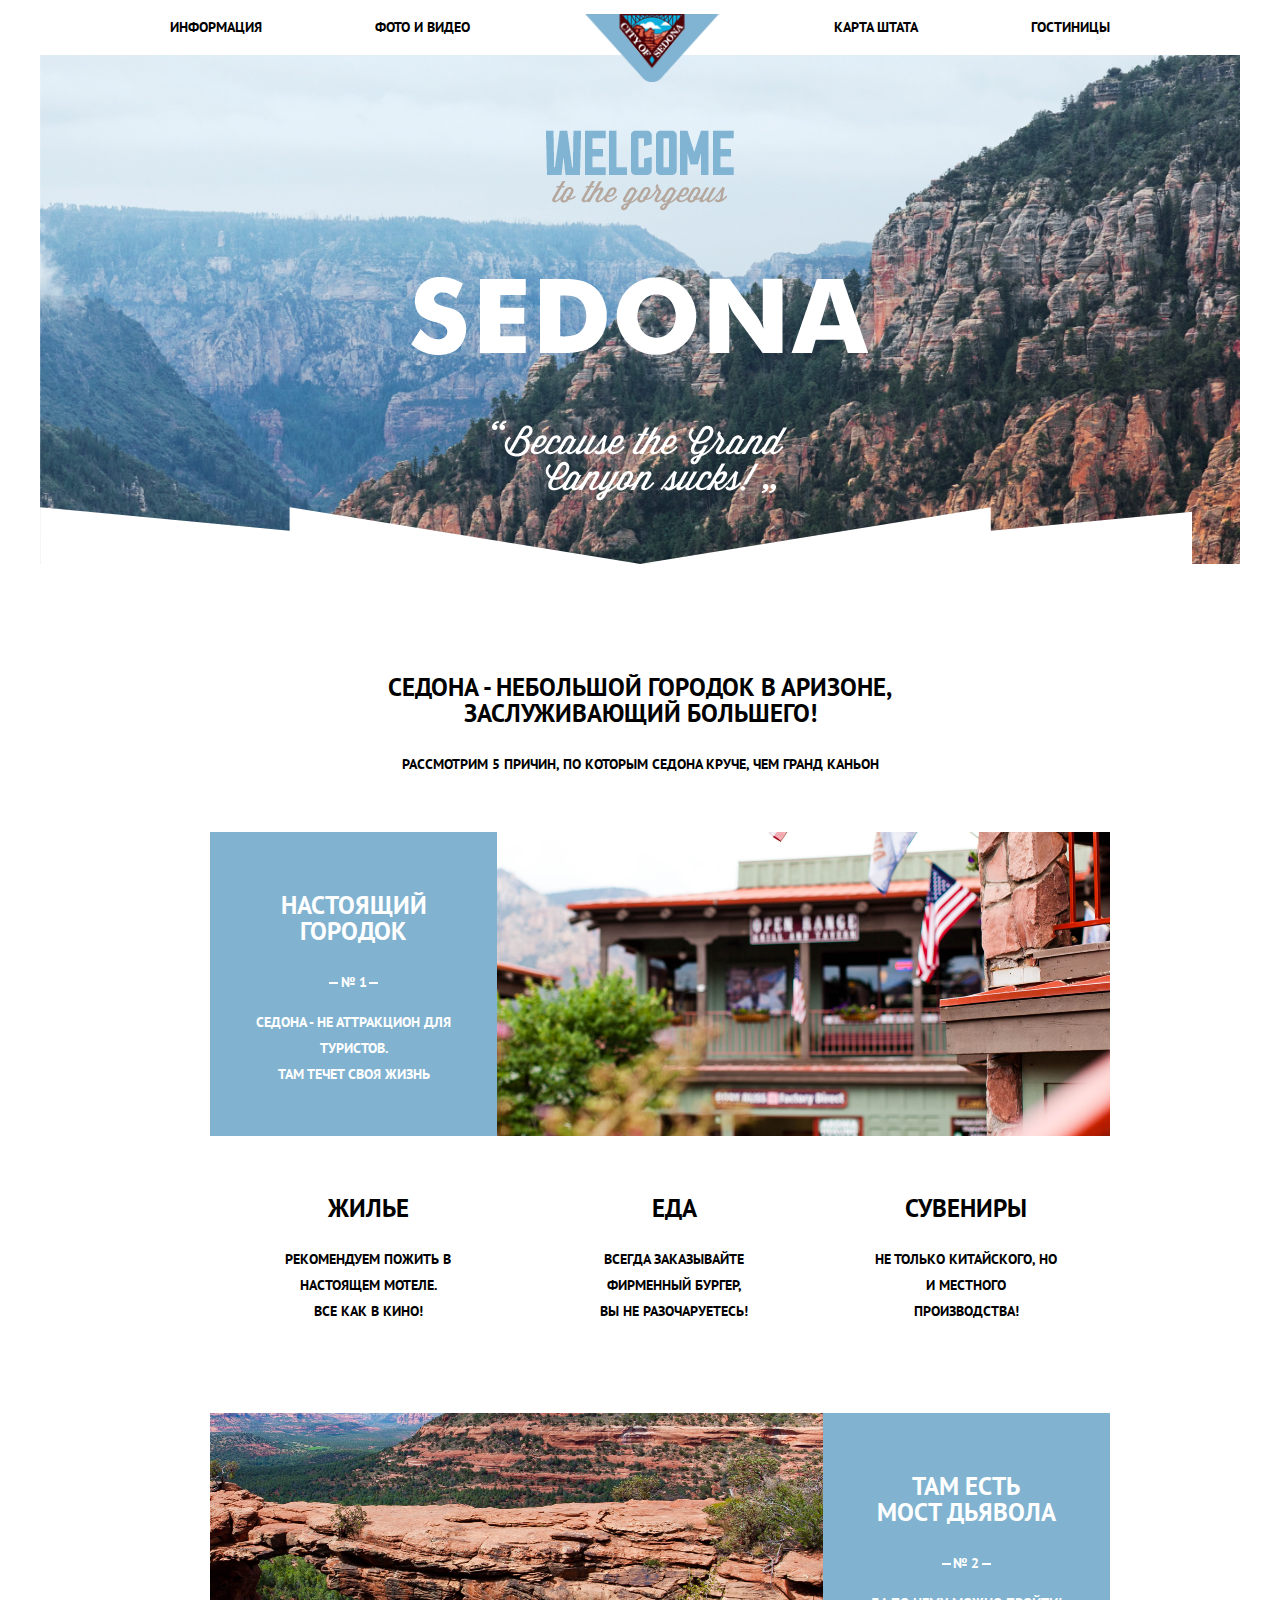
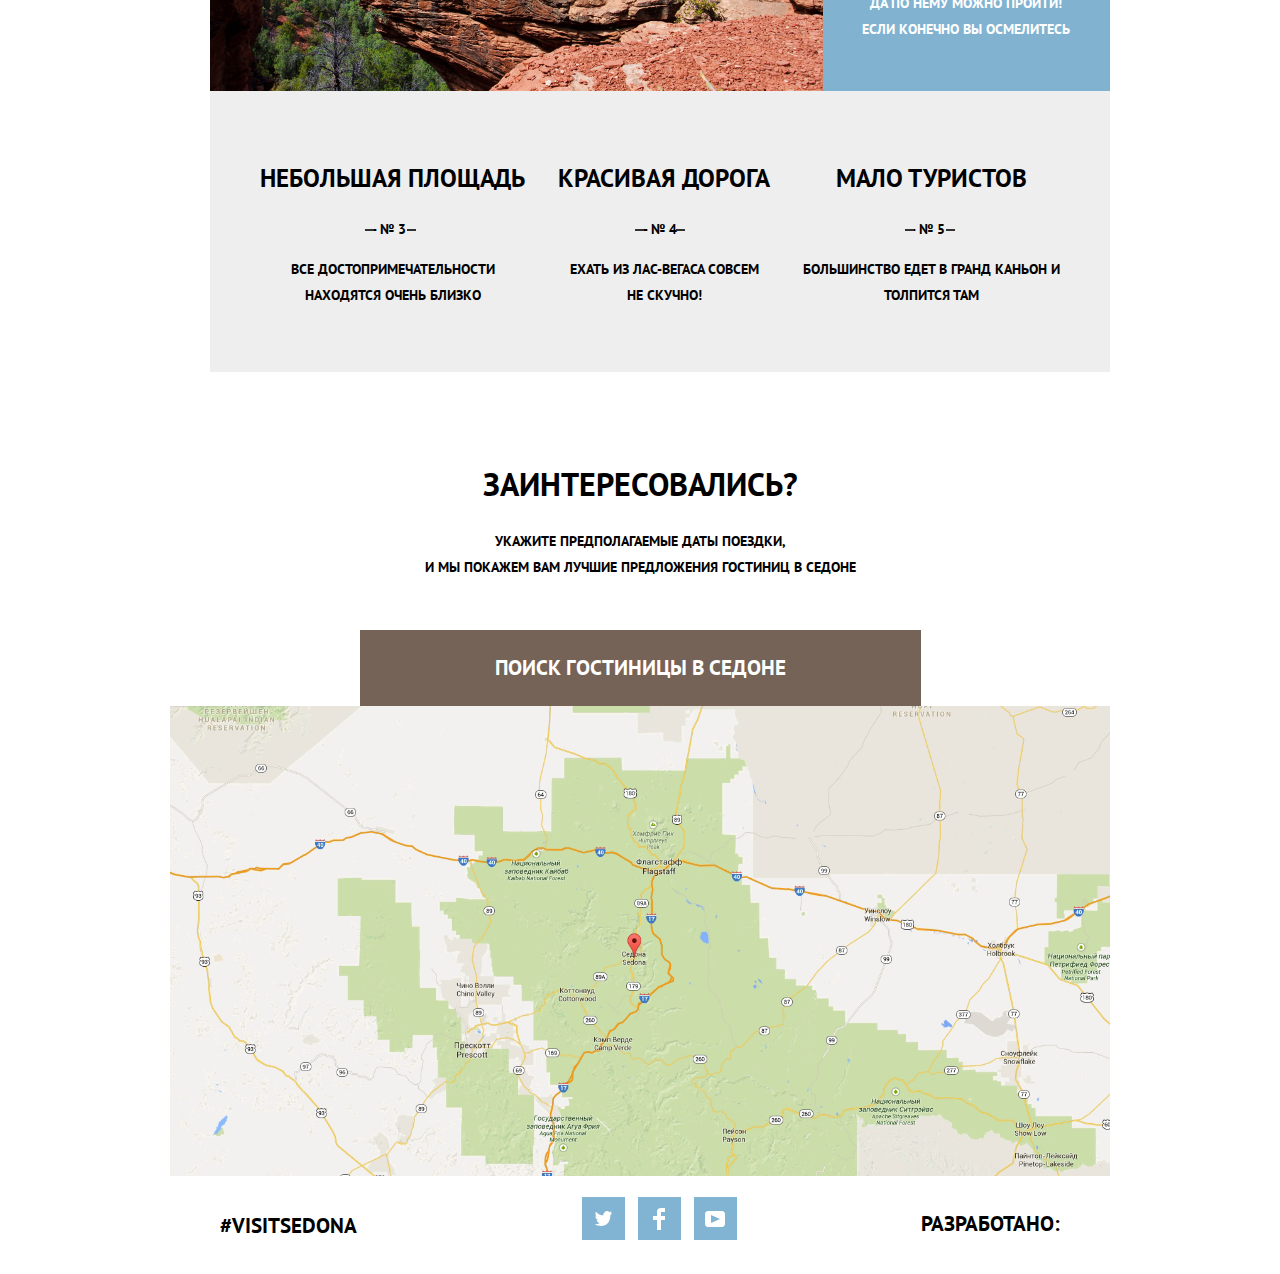
<file: index.html>
<!DOCTYPE html>
<html lang="en">

<head>
    <meta charset="UTF-8">
    <meta name="viewport" content="width=device-width, initial-scale=1.0">
    <link href="https://fonts.googleapis.com/css2?family=PT+Sans&display=swap" rel="stylesheet">
    <link rel="stylesheet" type="text/css" href="style.css">
    <title>Sedona</title>
</head>

<body>
    <div class="shape-decor"></div>
    <header class="main-header">
        <nav class="main-navigation">
            <div class="main-navigation-wrapper">
                <div class="container">
                    <ul class="site-navigation">
                        <li><a href="#">Информация</a></li>
                        <li><a href="#">Фото и видео</a></li>
                        <a class="main-neader-logo" href="">
                            <img src="./img/logo.svg" width="137" height="68" alt="Логотип сайта Седона">
                        </a>
                        <li><a href="#map-state">Карта штата</a></li>
                        <li><a href="hotels.html">Гостиницы</a></li>
                    </ul>
                </div>
            </div>
        </nav>
        <div class="header-decoration">
            <div class="container">
                <div class="header-decoration-welcome">
                    <div class="header-decoration-welcome-first">
                        <img src="./img/Welcome.svg">
                    </div>
                    <div class="header-decoration-welcome-first">
                        <img src="./img/to the gorgeous.svg">
                    </div>
                </div>
                <div class="header-decoration-sedona">
                    <img src="./img/Sedona.svg">
                </div>
                <div class="header-decoration-grandcanyon">
                    <img src="./img/grandcanyonsucks!.svg">
                </div>
            </div>
        </div>
    </header>
    <main class="container">
        <h1 class="vissually-hidden">Sedona</h1>
        <section class="sedona-city">
            <h3>Седона - небольшой городок в Аризоне,</br>
                заслуживающий большего!</h3>
            <p>Рассмотрим 5 причин, по которым седона круче, чем гранд каньон</p>
        </section>
        <section class="features">
            <ul class="features-list">
                <li>
                    <div class="features-item">
                        <div class="features-item-text">
                            <h3>Настоящий <br>
                                городок
                            </h3>
                            <p class="decore-line-one"> № 1 </p>
                            <p>Седона - не аттракцион для туристов.
                                </br> Там течет своя жизнь</p>
                        </div>
                        <div class="features-item-imageone">
                        </div>
                    </div>
                    <ul class="features-city">
                        <li>
                            <h3>Жилье</h3>
                            <p>Рекомендуем пожить в настоящем мотеле.
                                </br>Все как в кино!</p>
                        </li>
                        <li>
                            <h3>Еда</h3>
                            <p>Всегда заказывайте фирменный бургер, </br>
                                вы не разочаруетесь!</p>
                        </li>
                        <li>
                            <h3>Сувениры</h3>
                            <p>Не только китайского, но и местного
                                </br>производства!</p>
                        </li>
                    </ul>
                </li>
                <li>
                    <div class="features-item">
                        <div class="features-item-imagetwo">
                        </div>
                        <div class="features-item-text">
                            <h3>Там есть <br>
                                мост дьявола
                            </h3>
                            <p class="decore-line-two">- № 2 -</p>
                            <p>Да по нему можно пройти! </br>
                                Если конечно вы осмелитесь</p>
                        </div>
                    </div>
                </li>
                <div class="features-three-to-five">
                    <li>
                        <h3>Небольшая площадь</h3>
                        <p class="decore-line-three">- № 3 -</p>
                        <p>Все достопримечательности </br>
                            находятся очень близко
                    </li>
                    <li>
                        <h3>Красивая дорога</h3>
                        <p class="decore-line-four">- № 4 -</p>
                        <p>Ехать из Лас-Вегаса совсем </br>
                            не скучно!</p>
                    </li>
                    <li>
                        <h3>Мало туристов</h3>
                        <p class="decore-line-five">- № 5 -</p>
                        <p>Большинство едет в Гранд Каньон и </br>
                            толпится там</p>
                    </li>
                </div>
            </ul>
        </section>
        <section class="search-title">
            <h2>Заинтересовались?</h2>
            <p>Укажите предполагаемые даты поездки,</br> и мы покажем вам лучшие предложения гостиниц в седоне</p>
            <button class="button button-search-title" type="button">Поиск гостиницы в Седоне</button>
        </section>
        <section class="map">
            <div class="container">
                <div class="map-image" id="map-state">
                    <article class="modal modal-search">
                        <form class="search-form vissually-hidden" action="" method="POST">
                            <p>
                                <label for="search-form-enter">Дата заезда:</label>
                                <input class="search-form-enter" name="enter" type="text" placeholder="08 апреля 2020">
                            </p>
                            <p>
                                <label for="search-form-exit">Дата выезда:</label>
                                <input class="search-form-exit" name="exit" type="text" placeholder="20 апреля 2020">
                            </p>
                            <div class="number-people">
                                <p>
                                    <label for="search-form-adult" id="adult">Взрослые:</label>
                                    <input class="search-form-adult" name="adult" type="number" placeholder="2">
                                </p>
                                <p>
                                    <label for="search-form-child" id="child">Дети:</label>
                                    <input class="search-form-child" name="child" type="number" placeholder="2">
                                </p>
                            </div>
                            <button class="button button-modal-search" type="submit">Найти</button>
                        </form>
                    </article>
                </div>
            </div>
        </section>

    </main>
    <footer class="main-footer">
        <div class="container">
            <div class="main-footer-total">
                <div class="visitsedona">
                    <a href="">#VisitSedona</a>
                </div>
                <div class="footer-social">
                    <ul>
                        <li><a class="social-button" href=""><span class="vissually-hidden">Twitter</span>
                                <svg xmlns="http://www.w3.org/2000/svg" xmlns:xlink="http://www.w3.org/1999/xlink"
                                    width="17" height="15" viewBox="0 0 17 15">
                                    <path fill="#FFF"
                                        d="M10.95.144c1.685-.496 2.984.27 3.577 1.179.673-.231 1.331-.481 2.011-.708a2.345 2.345 0 0 1-.857 1.768c.685.17 1.304-.491 1.304-.491-.169 1-1.006 1.788-1.563 2.024-.231 6.75-3.175 11.217-10.077 11.082h-.446c-.41 0-4.164-.46-4.898-1.887 2.271.196 3.893-.422 4.693-1.177-.96-.3-2.679-.477-2.979-2.95.349.106.564.228 1.19.119C1.705 8.247.374 7.53.448 5.33c.285.328 1.067.536 1.34.472C1.085 5.561-.182 2.442.894.85c1.818 1.854 3.735 3.606 7.152 3.773C8.254 2.33 9.183.793 10.95.144z" />
                                </svg>
                            </a></li>
                        <li><a class="social-button" href=""><span class="vissually-hidden">Facebook</span>
                                <svg xmlns="http://www.w3.org/2000/svg" width="12" height="22" viewBox="0 0 12 22">
                                    <path fill="#FFF" d="M12 4V0H8a4 4 0 0 0-4 4v4H0v4h4v10h4V12h4V8H8V4h4z" />
                                </svg></a></li>
                        <li><a class="social-button" href=""><span class="vissually-hidden">Youtube</span>
                                <svg xmlns="http://www.w3.org/2000/svg" xmlns:xlink="http://www.w3.org/1999/xlink"
                                    width="20" height="16" viewBox="0 0 20 16">
                                    <path fill="#FFF"
                                        d="M17 0H3C1.35 0 0 1.35 0 3v10c0 1.65 1.35 3 3 3h14c1.65 0 3-1.35 3-3V3c0-1.65-1.35-3-3-3zM6.027 11.998V4.002L15.014 8l-8.987 3.998z" />
                                </svg></a></li>
                    </ul>
                </div>
                <p class="footer-copyright">
                    <b>Разработано:</b>
                    <a class="button" href="#"></a>
                </p>
            </div>
        </div>
    </footer>

</body>
<script src="./js/main.js"></script>
</html>
</file>
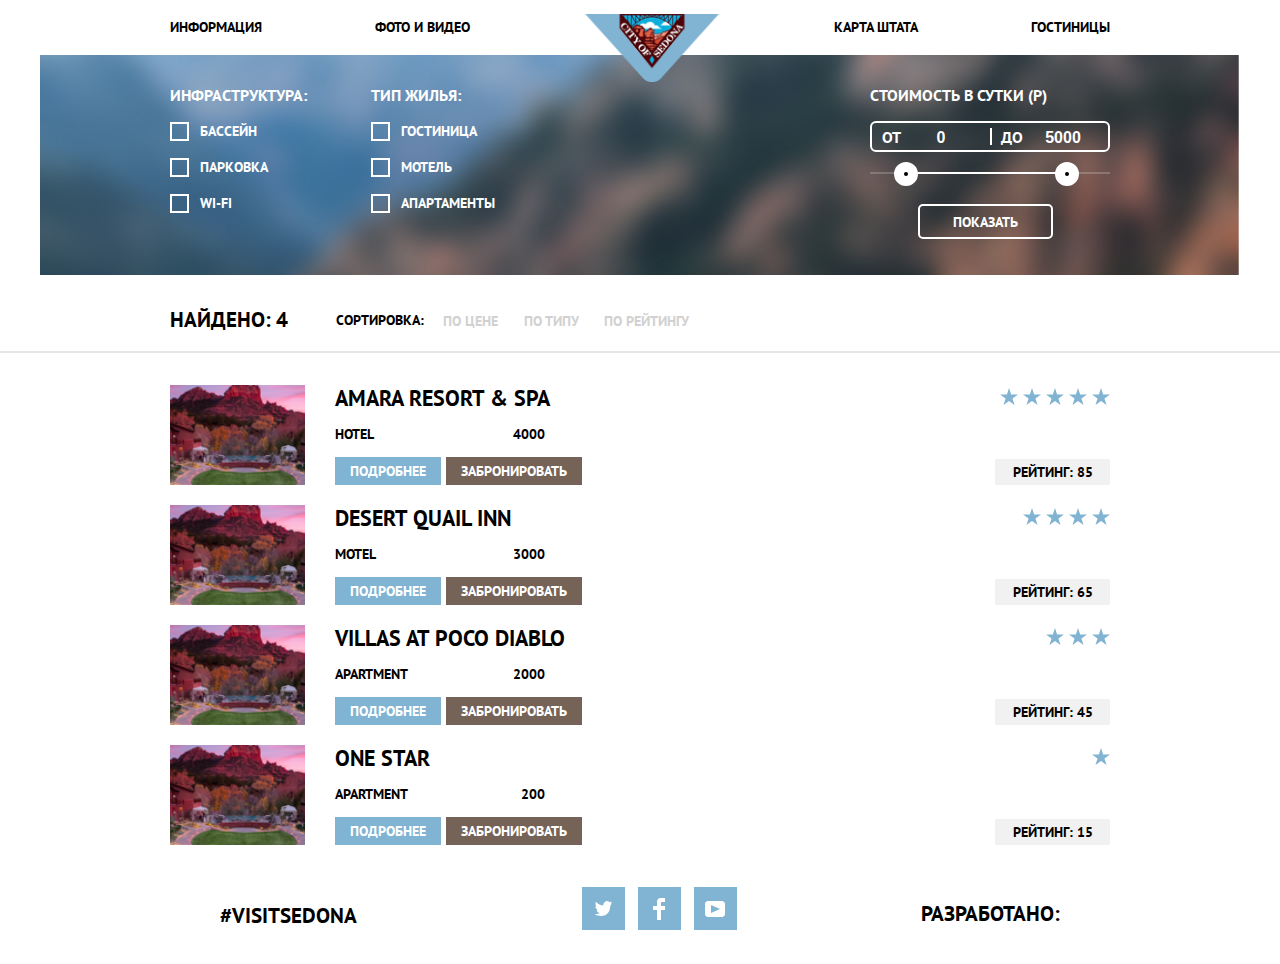
<file: hotels.html>
<!DOCTYPE html>
<html lang="en">

<head>
    <meta charset="UTF-8">
    <meta name="viewport" content="width=device-width, initial-scale=1.0">
    <link href="https://fonts.googleapis.com/css2?family=PT+Sans&display=swap" rel="stylesheet">
    <link rel="stylesheet" type="text/css" href="style.css">
    <title>Sedona - hotels</title>
</head>

<body>
    <header class="main-header-hotels">
        <nav class="main-navigation">
            <div class="main-navigation-wrapper">
                <div class="container">
                    <ul class="site-navigation">
                        <li><a href="#">Информация</a></li>
                        <li><a href="#">Фото и видео</a></li>
                        <a class="main-neader-logo" href="index.html">
                            <img src="./img/logo.svg" width="137" height="68" alt="Логотип сайта Седона">
                        </a>
                        <li><a href="index.html#map-state">Карта штата</a></li>
                        <li><a href="#">Гостиницы</a></li>
                    </ul>
                </div>
            </div>
        </nav>
    </header>
    <div class="wrap">
        <main class="container">
            <h1 class="vissually-hidden">Sedona hotels</h1>
            <section class="hotels-filter">
                <div class="infrastructer-type-house">
                    <div class="infrastructer">
                        <h4> Инфраструктура:</h3>
                            <p>
                                <label class="pool-check">
                                    <input type="checkbox" name="pool" class="vissually-hidden checkbox-infrastructure">
                                    <span class="checkbox-indicator"></span>
                                    Бассейн
                                </label>
                            </p>
                            <p>
                                <label class="park-check">
                                    <input type="checkbox" name="park" class="vissually-hidden checkbox-infrastructure">
                                    <span class="checkbox-indicator"></span>
                                    Парковка
                                </label>
                            </p>
                            <p>
                                <label class="wifi-check">
                                    <input type="checkbox" name="wifi" class="vissually-hidden checkbox-infrastructure">
                                    <span class="checkbox-indicator"></span>
                                    wi-fi
                                </label>
                            </p>
                    </div>
                    <div class="type-house">
                        <h4>Тип жилья:</h3>
                            <p>
                                <label class="hotel-check">
                                    <input type="checkbox" name="hotel" class="vissually-hidden checkbox-type">
                                    <span class="checkbox-indicator"></span>
                                    гостиница
                                </label>
                            </p>
                            <p>
                                <label class="motel-check">
                                    <input type="checkbox" name="motel" class="vissually-hidden checkbox-type">
                                    <span class="checkbox-indicator"></span>
                                    мотель
                                </label>
                            </p>
                            <p>
                                <label class="apartment-check">
                                    <input type="checkbox" name="apartment" class="vissually-hidden checkbox-type">
                                    <span class="checkbox-indicator"></span>
                                    апартаменты
                                </label>
                            </p>
                    </div>
                </div>
                <div class="cost-filter">
                    <h4>Стоимость в сутки (Р)</h4>
                    <p class="range-cost">
                        <span class="decor-costtext">от</span>
                        <input type="number" min="0" max="100000" value="0">
                        <span class="line-decor"></span>
                        <span class="decor-costtext">до</span>
                        <input type="number" min="0" max="100000" value="5000">
                    </p>
                    <div class="slider-background">
                        <div class="slider-point-line"></div>
                        <span tabindex="0" id="slider-left" class="slider-point">
                            <span class="point-center"></span>
                        </span>
                        <span tabindex="0" id="slider-right" class="slider-point">
                            <span class="point-center"></span>
                        </span>
                    </div>
                    <button class="button button-show">Показать</button>
                </div>
            </section>
            <section class="find-filter">
                <h3 class="vissually-hidden">Найдено</h3>
                <div class="sorting-container">
                    <div class="number-find-hotels">
                        <span>Найдено:</span>
                        <span id="number-find"></span>
                    </div>
                    <div class="sorting">
                        <p>Сортировка:</p>
                        <button class="button-filter button-cost">По цене</button>
                        <button class="button-filter button-type">По типу</button>
                        <button class="button-filter button-raiting">По рейтингу</button>
                    </div>
                </div>
                <div class="change-sort">
                    <button class="button-increase hidden">
                        <img src="./img/hotels/icon-up-dir.svg" alt="">
                    </button>
                    <button class="button-reduce hidden">
                        <img src="./img/hotels/icon-down-dir.svg" alt="">
                    </button>
                </div>
            </section>
            <section class="hotels-result">
                <ul class="hotels-list">
                    <li class="hotels-item hidden">
                        <div class="hotel-total">
                            <div class="hotels-avatar">
                                <img src="" alt="изображение гостиницы">
                            </div>
                            <div class="hotels-information">
                                <h4 class="hotel-name"></h4>
                                <div class="type-price-line">
                                    <p class="hotel-type"></p>
                                    <p class="hotel-price"></p>
                                </div>
                                <div class="infrastructure vissually-hidden">
                                    <p>pool</p>
                                    <p>park</p>
                                    <p>wifi</p>
                                </div>
                                <div class="hotel-button">
                                    <a class="button button-additionally" href="">Подробнее</a>
                                    <a class=" button button-reserv" href="">Забронировать</a>
                                </div>
                            </div>
                        </div>
                        <div class="hotels-raiting">
                            <div class="raiting-stars">
                                <img src="./img/hotels/star.svg" alt="Звезда рейтинга">
                                <img src="./img/hotels/star.svg" alt="Звезда рейтинга">
                                <img src="./img/hotels/star.svg" alt="Звезда рейтинга">
                                <img src="./img/hotels/star.svg" alt="Звезда рейтинга">
                                <img src="./img/hotels/star.svg" alt="Звезда рейтинга">
                            </div>
                            <p class="raiting-number"></p>
                        </div>
                    </li>
                </ul>
            </section>

        </main>
        <hr>
    </div>
    <footer class="main-footer">
        <div class="container">
            <div class="main-footer-total">
                <div class="visitsedona">
                    <a href="">#VisitSedona</a>
                </div>
                <div class="footer-social">
                    <ul>
                        <li><a class="social-button" href=""><span class="vissually-hidden">Twitter</span>
                                <svg xmlns="http://www.w3.org/2000/svg" xmlns:xlink="http://www.w3.org/1999/xlink"
                                    width="17" height="15" viewBox="0 0 17 15">
                                    <path fill="#FFF"
                                        d="M10.95.144c1.685-.496 2.984.27 3.577 1.179.673-.231 1.331-.481 2.011-.708a2.345 2.345 0 0 1-.857 1.768c.685.17 1.304-.491 1.304-.491-.169 1-1.006 1.788-1.563 2.024-.231 6.75-3.175 11.217-10.077 11.082h-.446c-.41 0-4.164-.46-4.898-1.887 2.271.196 3.893-.422 4.693-1.177-.96-.3-2.679-.477-2.979-2.95.349.106.564.228 1.19.119C1.705 8.247.374 7.53.448 5.33c.285.328 1.067.536 1.34.472C1.085 5.561-.182 2.442.894.85c1.818 1.854 3.735 3.606 7.152 3.773C8.254 2.33 9.183.793 10.95.144z" />
                                </svg>
                            </a></li>
                        <li><a class="social-button" href=""><span class="vissually-hidden">Facebook</span>
                                <svg xmlns="http://www.w3.org/2000/svg" width="12" height="22" viewBox="0 0 12 22">
                                    <path fill="#FFF" d="M12 4V0H8a4 4 0 0 0-4 4v4H0v4h4v10h4V12h4V8H8V4h4z" />
                                </svg></a></li>
                        <li><a class="social-button" href=""><span class="vissually-hidden">Youtube</span>
                                <svg xmlns="http://www.w3.org/2000/svg" xmlns:xlink="http://www.w3.org/1999/xlink"
                                    width="20" height="16" viewBox="0 0 20 16">
                                    <path fill="#FFF"
                                        d="M17 0H3C1.35 0 0 1.35 0 3v10c0 1.65 1.35 3 3 3h14c1.65 0 3-1.35 3-3V3c0-1.65-1.35-3-3-3zM6.027 11.998V4.002L15.014 8l-8.987 3.998z" />
                                </svg></a></li>
                    </ul>
                </div>
                <p class="footer-copyright">
                    <b>Разработано:</b>
                    <a class="button" href="#"></a>
                </p>
            </div>
        </div>
    </footer>

</body>
<script src="./js/hotels.js/data.js"></script>
<script src="./js/hotels.js/showHotelList.js"></script>
<script src="js/hotels.js/clearHotelList.js"></script>
<script src="./js/hotels.js/filterAdv.js"></script>
<script src="./js/hotels.js/sortingAdv.js"></script>
</html>
</file>
<file: style.css>
body{
    margin: 0;
    padding: 0;

    font-family:'PT Sans', sans-serif;
    font-size: 21px;
    line-height: 26px;
    font-weight: 700;
    color: #000000;
    text-transform: uppercase;

    background-color: #ffffff;
   
}
a {
    text-decoration: none;
}
h3 {
    margin-bottom: 25px;
}
.button {
    font: inherit;

    text-align: center;
    color: #ffffff;
    vertical-align: middle;
    text-transform: uppercase;

    background-color: #81b3d2;
    border: none;
}
.button:hover {
    background-color: #669dc0;
}
.button:active {
    color: #88b5d1;
    background-color: #5495bd;
}
.main-header {
    margin: 0;
    padding: 0;

    height: 564px;
    margin-bottom: 110px;

    background-image: url("./img/background.svg");
    background-position: top center;
    background-repeat: no-repeat;
}
.main-header-hotels {
    margin: 0;
    padding: 0;
    height: 275px;
    background-image: url("./img/hotels/filter-background.svg");
    background-position: center;
    background-repeat: no-repeat;
}
.main-header::after {
    content: "";

    position: absolute;

    top: 507px;
    left: 50%;
    margin: 0;
    padding: 0;
    margin-left: -600px;

    width: 90%;
    height: 65px;

    background-image: url("./img/Shape-decoration.svg");
    background-position: 0 0;
    background-repeat: no-repeat;
}
.main-navigation {
    display: flex;
    font-size: 14px;
    line-height: 26px;
    
}  
.main-header-logo {
    text-align: center;
}
.main-navigation-wrapper {
    width: 100%;
    height: 55px;
    margin-bottom: 75px;
    background-color: #ffffff;
}
.container {
    width: 940px;
    margin: 0 auto;
    padding: 0;
}
.site-navigation {
    list-style: none;
    display: flex;
    justify-content: space-between;
    padding: 0;
}

.site-navigation a{
    color: #000000;
}
.site-navigation a:hover {
    color: #81b3d2;
}
.site-navigation a:active {
    color: #b2b2b2;
}
/*.site-navigation a:visited {
    color: #88786d; 
}*/
.header-decoration {
    display: flex;
}
.header-decoration-welcome,
.header-decoration-sedona,
.header-decoration-grandcanyon {
    margin-bottom: 60px;
    text-align: center;
   
}
.header-decoration-grandcanyon {
    margin-bottom: 0px;
    text-align: center;
}
.header-shape {
    width: 100%;
    height: 60px;
    background-position: top center;
    background-repeat: no-repeat;
    background-image: url("./img/Shape-decoration.svg");
}
.features-list {
    list-style: none;
    display: flex;
    flex-direction: column;
}
.features-list,
.sedona-city,
.search-title {
    text-align: center;
}
.search-title h2 {
    margin-top: 50px;
    margin-bottom: 30px;
}
.search-title p {
    margin-bottom: 50px;
}
.sedona-city {
    margin-bottom: 55px;
}
.sedona-city p,
.features-list p,
.features-city p,
.search-title p {
    font-size: 14px;
    line-height: 26px;
}
.features-item {
    display: flex;
    position: relative;
    background-color: #81b3d1;
}
.features-item-text {
    padding: 35px;
    width: 255px;
    color: #ffffff;
}
.decore-line-one::before,
.decore-line-two::before,
.decore-line-three::before,
.decore-line-four::before,
.decore-line-five::before {
    content: "";

    position: absolute;
    width: 9px;
    height: 2px;

    background-color: #ffffff;
}
.decore-line-one::before {
    bottom: 152px;
    left: 119px;
}
.decore-line-two::before {
    bottom: 126px;
    right: 159px;
}
.decore-line-three::before { 
    bottom: 141px;
    background-color: #333232;
    left: 155px;
}
.decore-line-four::before {
    bottom: 141px;
    background-color: #333232;
    left: 425px;
}
.decore-line-five::before {
    bottom: 141px;
    background-color: #333232;
    left: 695px;
}
.decore-line-one::after,
.decore-line-two::after,
.decore-line-three::after,
.decore-line-four::after,
.decore-line-five::after {
    content: "";

    position: absolute;
    width: 9px;
    height: 2px;
    background-color: #ffffff;
}
.decore-line-one::after {
    bottom: 152px;
    left: 159px;
}
.decore-line-two::after {
    bottom: 126px;
    right: 119px;
}
.decore-line-three::after { 
    bottom: 141px;
    background-color: #333232;
    left: 197px;
}
.decore-line-four::after {
    bottom: 141px;
    background-color: #333232;
    left: 466px;
}
.decore-line-five::after {
    bottom: 141px;
    background-color: #333232;
    left: 736px;
}
.features-item-imageone {
    background-image: url("./img/realcity.svg");
    background-repeat: no-repeat;
    background-position: right;
    width: 80%;
    height: auto;
}
.features-item-imagetwo {
    background-image: url("./img/bridgehell.svg");
    background-repeat: no-repeat;
    background-position: right;
    width: 80%;
    height: auto;
}
.features-city {
    padding: 0;
    list-style: none;
    display: flex;
    justify-content: space-between;
    background-color: #ffffff;
}
.features-city li {
    padding: 35px 50px 75px 50px;
}
.features-three-to-five {
    display: flex;
    position: relative;
    margin-bottom: 50px;
    padding: 50px 50px;
    justify-content: space-between;
    background-color: #eeeeee;
}
.button-search-title {
    padding: 25px 135px;
    background-color: #756357;
}
.button-search-title:hover {
    background-color: #604e43;
}
.button-search-title:active {
    color: #857870;
    background-color: #503d32;
}
.map-image {
    width: 100%;
    height: 470px;
    background-image: url("./img/map.svg");
    background-position: top center;
    background-repeat: no-repeat;
}
.main-footer {
    background-color: #ffffff;
}
.main-footer a {
    background-color: #ffffff;
    color: #000000;

    vertical-align: middle;
}
.main-footer-total {
    display: flex;
    justify-content: space-between;
}
.visitsedona {
    padding: 35px 50px;
}
.footer-social {
    display: flex;
    justify-content: space-between;
    text-align: center;
    vertical-align: middle;

}
.footer-social ul {
    display: flex;
    flex-wrap: wrap;
    justify-content: space-between;
    
    width: 155px;
    list-style: none;
}
.social-button {
    display: flex;
    align-items: center;
    justify-content: center;
    width: 43px;
    height: 43px;
    background-color: #000000;
}
.social-button:active path{
    
    fill: rgba(255, 255, 255, 0.5);
}
.footer-social a {
    color: #ffffff;
    background-color: #81b3d2;
}
.footer-social a:hover {
    background-color: #669dc0;
}
.footer-social a:active {
    color: #88b5d1;
    background-color: #5495bd;
}
.footer-social li {
    list-style: none;
}
.footer-copyright {
    margin: 0;
    padding: 35px 50px;
}
.modal-search {
    margin: 0 188px;
}
.search-form {
    text-align: center;
    padding: 50px;
    font-size: 14px;
    line-height: 26px;
    background-color: #ffffff;
    
}
.search-form p {
    margin-top: 0;
    margin-bottom: 25px;
}

.search-form-enter,
.search-form-exit {
    width: 320px;
}
.search-form-adult,
.search-form-child {
    width: 40px;
}
#adult {
    margin-right: 20px;
}
#child {
    margin-right: 17px;
}
.search-form input[type="text"] {
    text-transform: uppercase;
    font-size: 14px;
    line-height: 26px;
    padding: 10px 10px;
    padding-right: 40px;
    background-color: #f1f1f1;
    border: none;
}
.number-people {
    display: flex;
    justify-content: space-between;
}
.search-form input[type="number"] {
    text-transform: uppercase;
    text-align: center;
    font-size: 14px;
    line-height: 26px;
    padding: 10px 40px;
    background-color: #f1f1f1;
    border: none;
}
.button-modal-search {
    width: 100%;
    height: 55px;
}
.vissually-hidden {
    position: absolute;
    clip: rect(0 0 0 0);
    width: 1px;
    height: 1px;
    margin: -1px;
}
.hotels-filter {
    display: flex;
    justify-content: space-between;
    
    margin-top: -220px;
    margin-bottom: 13px;
    padding: 30px 0;

    
}
.infrastructer-type-house {
    display: flex;
    justify-content: space-between;
    width: 325px;
}
.infrastructer {
    font-size: 14px;
    line-height: 21px;
    color: white;
    
}
.type-house {
    font-size: 14px;
    line-height: 21px;
    color: white;
}
.infrastructer h4,
.type-house h4,
.cost-filter h4 {
    margin: 0;
    margin-bottom: 15px;

    font-size: 16px;
    color: white;
    line-height: 21px;
}
.infrastructer p,
.type-house p {
    margin: 0;
    margin-bottom: 15px;
}
.cost-filter {
    display: flex;
    flex-direction: column;
}
.button-show {
    margin-top: 30px;
    margin-left: 20%;

    width: 135px;
    height: 35px;
    border: 2px solid white;
    border-radius: 5px;
   
    font-size: 14px;

    background-color: rgba(255,255,255,0);
}
.button-show:hover {
    background-color: white;
    color: #000;
}
.find-filter {
    display: flex;
    justify-content: space-between;

    padding-top: 25px;
}
.button-increase,
.button-reduce {
    background-color: rgba(255,255,255,0);
    background: none;
    border: 0px;
}
.change-sort {
    display: flex;
    justify-content: space-between;
}
.sorting-container {
    width: 525px;
    display: flex;
    justify-content: space-between;
}
.number-find-hotels {
    width: 150px;
    margin-right: 20px;
    display: flex;
}
#number-find {
    margin-left: 5px;
}
.sorting {
    font-size: 14px;
    width: 370px;
    display: flex;
    justify-content: space-between;
}
.sorting p {
    margin: 0;
}
.button-filter {
    background: rgba(255,255,255,0);
    border: 0;
    font: inherit;
    text-transform: uppercase;
    color: #d1d1d1;
}
.button-filter:hover,
.button-filter:active {
    color: #81b3d2;
}
.wrap {
    width:100%;
}
.wrap hr {
    border: none;
    background-color: #e5e5e5;
    position: absolute;
    top: 340px;
    height: 2px;
    width: 100%;
}
.hotels-list {
    padding: 0;
    margin-top: 50px;
}
.hotels-item {
    display: flex;
    justify-content: space-between;
    width: 100%;
    height: 100px;
    margin-bottom: 20px;
   
    padding: 0;
    list-style: none;
}
.hotels-raiting {
    display: flex;
    flex-direction: column;
    justify-content: space-between;
    width: 115px;
    height: 100%;
    
}
.raiting-stars {
    text-align: end;
}
.raiting-number {
    font-size: 14px;
    margin: 0;
    text-align: center;
    background-color: #f1f1f1;
}
.hotel-total {
    height: 100%;
    display: flex;
    justify-content: space-between;
}
.hotels-avatar {
    margin-right: 20px;
    width: 135px;
    height: 100%;
    
    background-color: antiquewhite;
}
.hotels-avatar img{
    object-fit: cover;
    height: 100%;
    width: 100%;
}
.hotels-information {
    padding: 0 10px;
    width: 315px;
    height: 100%;
    
}
.hotels-information h4 {
    line-height: 26px;
    font-size: 22px;
    margin: 0;
    margin-bottom: 10px;
}
.type-price-line {
    width: 210px;
    display: flex;
    justify-content: space-between;
    margin-bottom: 9px;
}
.type-price-line p {
    font-size: 14px;
    margin: 0;
}
.button-additionally,
.button-reserv {
    padding: 5px 15px;
    font-size: 14px;
}
.button-reserv {
    background-color: #756357;
}
.button-reserv:hover {
    background-color: #604e43;
}
.button-reserv:active {
    color: #857870;
    background-color: #503d32
}
.pool-check,
.park-check,
.wifi-check,
.hotel-check,
.motel-check,
.apartment-check {
    position: relative;
    padding-left: 30px;
    cursor: pointer;
}
.pool-check input[type="checkbox"] + .checkbox-indicator,
.park-check input[type="checkbox"] + .checkbox-indicator,
.wifi-check input[type="checkbox"] + .checkbox-indicator,
.hotel-check input[type="checkbox"] + .checkbox-indicator,
.motel-check input[type="checkbox"] + .checkbox-indicator,
.apartment-check input[type="checkbox"] + .checkbox-indicator {
    position: absolute;
    top: 0;
    left: 0;

    width: 15px;
    height: 15px;

    border: 2px solid #ffffff;
}
.pool-check input[type="checkbox"]:checked + .checkbox-indicator::before,
.park-check input[type="checkbox"]:checked + .checkbox-indicator::before,
.wifi-check input[type="checkbox"]:checked + .checkbox-indicator::before,
.hotel-check input[type="checkbox"]:checked + .checkbox-indicator::before,
.motel-check input[type="checkbox"]:checked + .checkbox-indicator::before,
.apartment-check input[type="checkbox"]:checked + .checkbox-indicator::before {
    content: "";
    position: absolute;
    top: 7px;
    left: 0px;
    width: 10px;
    height: 3px;
    background-color: white;
}
.pool-check input[type="checkbox"]:checked + .checkbox-indicator::after,
.park-check input[type="checkbox"]:checked + .checkbox-indicator::after,
.wifi-check input[type="checkbox"]:checked + .checkbox-indicator::after,
.hotel-check input[type="checkbox"]:checked + .checkbox-indicator::after,
.motel-check input[type="checkbox"]:checked + .checkbox-indicator::after,
.apartment-check input[type="checkbox"]:checked + .checkbox-indicator::after {
    content: "";
    position: absolute;
    top: 5.5px;
    left: 5px;
    width: 17px;
    height: 3px;
    background-color: white;
}
.pool-check input[type="checkbox"]:checked + .checkbox-indicator::before,
.park-check input[type="checkbox"]:checked + .checkbox-indicator::before,
.wifi-check input[type="checkbox"]:checked + .checkbox-indicator::before,
.hotel-check input[type="checkbox"]:checked + .checkbox-indicator::before,
.motel-check input[type="checkbox"]:checked + .checkbox-indicator::before,
.apartment-check input[type="checkbox"]:checked + .checkbox-indicator::before {
    transform: rotate(45deg);
}
.pool-check input[type="checkbox"] + .checkbox-indicator::after,
.park-check input[type="checkbox"] + .checkbox-indicator::after,
.wifi-check input[type="checkbox"] + .checkbox-indicator::after,
.hotel-check input[type="checkbox"] + .checkbox-indicator::after,
.motel-check input[type="checkbox"] + .checkbox-indicator::after,
.apartment-check input[type="checkbox"] + .checkbox-indicator::after {
    transform: rotate(-45deg);
}
.range-cost {
    position: relative;
    margin: 0;
    padding: 0;
    margin-bottom: 20px;
    border: 2px solid white;
    border-radius: 6px
}
.range-cost input[type="number"] {
    margin: 0;
    margin-right: 10px;
    padding: 0;

    width: 70px;

    text-align: center;
    font-size: 16px;
    font-weight: 700;
    color: white;
    background-color: rgba(0,0,0,0);
    border: none;
    text-transform: uppercase;

}
.range-cost input[type="number"]::-webkit-outer-spin-button,
.range-cost input[type="number"]::-webkit-inner-spin-button {
    -webkit-appearance: none;
}
.line-decor {
    width: 2px;
    height: 17px;
    background-color: #fff;
    position: absolute;
    top: 5px;
    left: 50%;
}
.decor-costtext {
    color: #fff;
    margin-left: 10px;
    font-family: 'PT Sans', sans-serif;
    font-size: 16px;
    line-height: 26px;
    font-weight: 700;
}
.slider-background {
    position: relative;
    width: 100%;
    height: 2px;
    background-color: rgba(255,255,255,0.2);
}
.slider-point-line {
    position: absolute;
    left: 18%;
    width: 65%;
    height: 2px;
    background-color: #ffff;
}
.slider-point {
    top: -10px;
    
    position: absolute;
    width: 20px;
    background-color: white;
    height: 20px;
    border: 2px solid #fff;
    border-radius: 50%;
}
.point-center {
    position: absolute;
    width: 4px;
    height: 4px;
    vertical-align: middle;
    text-align: center;
    background-color: #000;
    border-radius: 50%;
    top: 50%;
    left: 50%;
    margin-left: -2px;
    margin-top: -2px;
}
#slider-left {
    left: 10%;
}
#slider-right {
    left: 77%;
}
.hidden {
    display: none;
}
</file>
